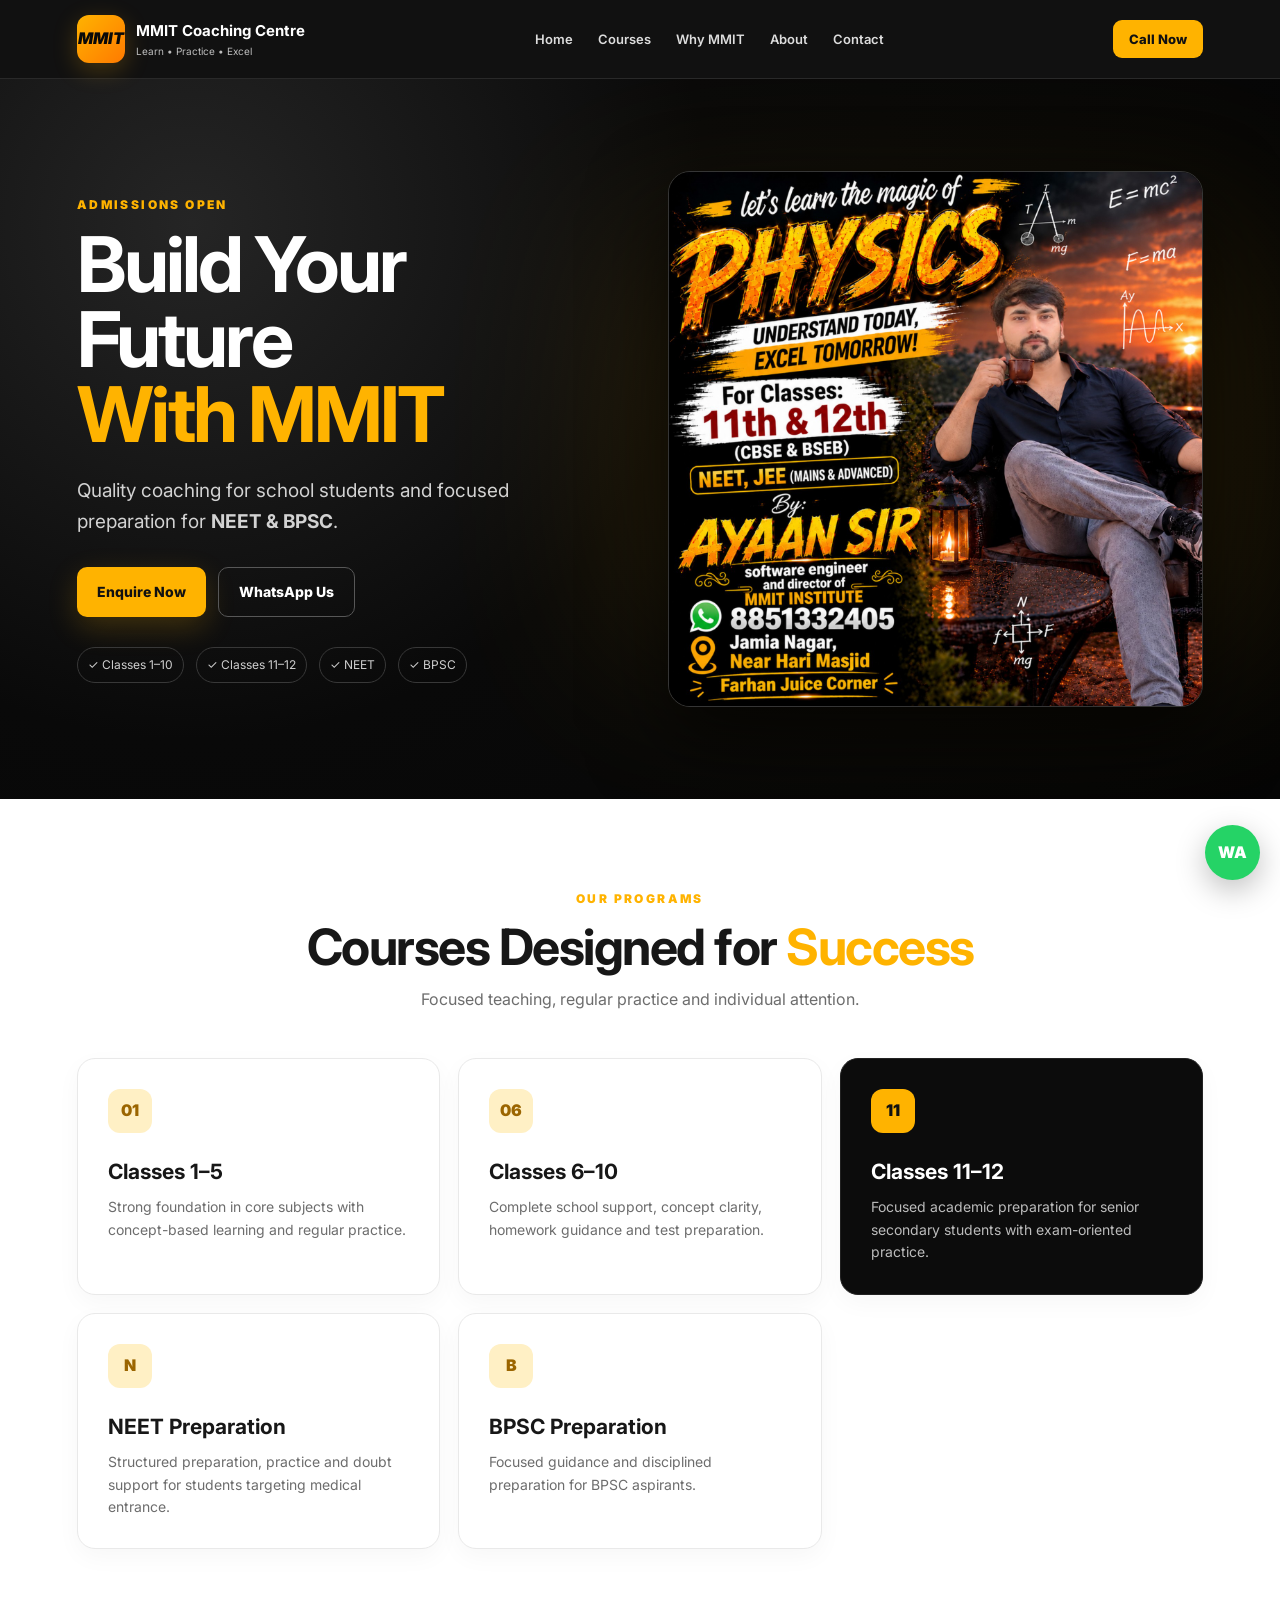
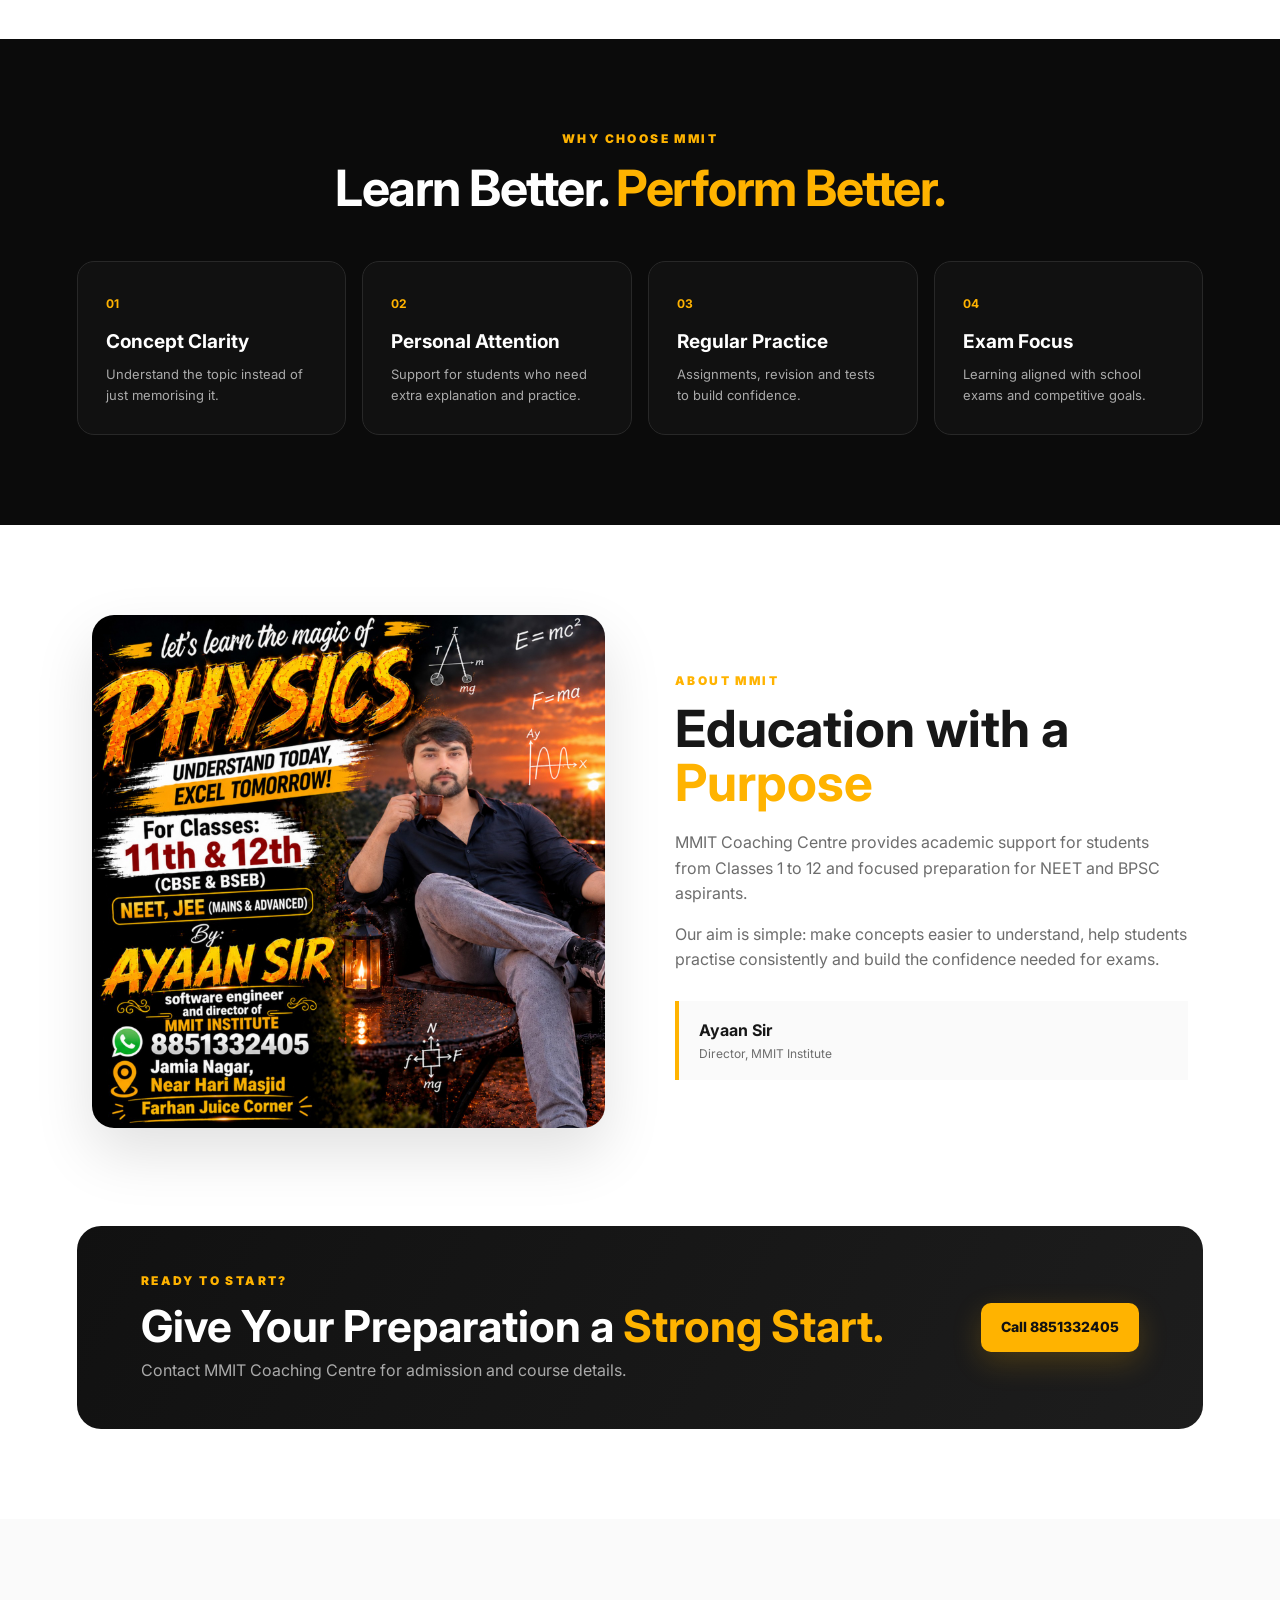
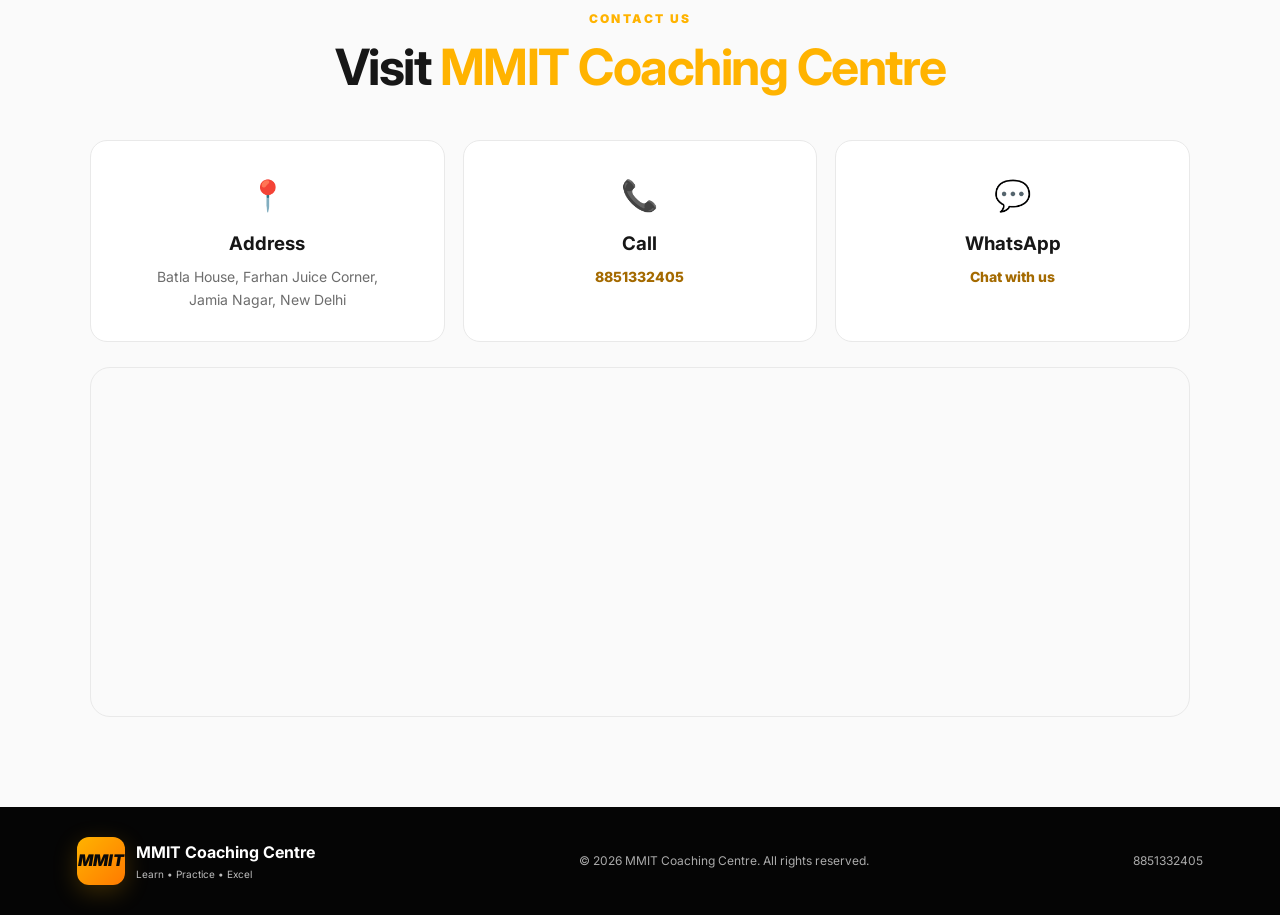
<file: index.html>
<!DOCTYPE html>
<html lang="en">
<head>
  <meta charset="UTF-8">
  <meta name="viewport" content="width=device-width, initial-scale=1.0">
  <meta name="description" content="MMIT Coaching Centre - Classes 1 to 10, Classes 11 & 12, BPSC and NEET preparation in Jamia Nagar, Batla House.">
  <title>MMIT Coaching Centre | Jamia Nagar</title>
  <link rel="stylesheet" href="style.css">
</head>
<body>
  <header class="navbar">
    <div class="brand">
      <div class="brand-mark">MMIT</div>
      <div>
        <strong>MMIT Coaching Centre</strong>
        <span>Learn • Practice • Excel</span>
      </div>
    </div>
    <nav>
      <a href="#home">Home</a>
      <a href="#courses">Courses</a>
      <a href="#why-us">Why MMIT</a>
      <a href="#about">About</a>
      <a href="#contact">Contact</a>
    </nav>
    <a class="nav-call" href="tel:+918851332405">Call Now</a>
  </header>

  <main>
    <section id="home" class="hero">
      <div class="hero-copy">
        <div class="eyebrow">ADMISSIONS OPEN</div>
        <h1>Build Your Future<br><span>With MMIT</span></h1>
        <p class="hero-sub">
          Quality coaching for school students and focused preparation for
          <b>NEET & BPSC</b>.
        </p>
        <div class="hero-buttons">
          <a class="btn primary" href="#contact">Enquire Now</a>
          <a class="btn outline" href="https://wa.me/918851332405?text=Hello%20MMIT%20Coaching%20Centre%2C%20I%20want%20to%20know%20about%20admission." target="_blank" rel="noopener">WhatsApp Us</a>
        </div>
        <div class="quick-info">
          <span>✓ Classes 1–10</span>
          <span>✓ Classes 11–12</span>
          <span>✓ NEET</span>
          <span>✓ BPSC</span>
        </div>
      </div>

      <div class="hero-poster">
        <div class="poster-glow"></div>
        <img src="mmit-poster.png" alt="MMIT Coaching Centre promotional poster">
      </div>
    </section>

    <section id="courses" class="section">
      <div class="section-heading">
        <div class="eyebrow">OUR PROGRAMS</div>
        <h2>Courses Designed for <span>Success</span></h2>
        <p>Focused teaching, regular practice and individual attention.</p>
      </div>

      <div class="course-grid">
        <article class="course-card">
          <div class="course-icon">01</div>
          <h3>Classes 1–5</h3>
          <p>Strong foundation in core subjects with concept-based learning and regular practice.</p>
        </article>
        <article class="course-card">
          <div class="course-icon">06</div>
          <h3>Classes 6–10</h3>
          <p>Complete school support, concept clarity, homework guidance and test preparation.</p>
        </article>
        <article class="course-card featured">
          <div class="course-icon">11</div>
          <h3>Classes 11–12</h3>
          <p>Focused academic preparation for senior secondary students with exam-oriented practice.</p>
        </article>
        <article class="course-card">
          <div class="course-icon">N</div>
          <h3>NEET Preparation</h3>
          <p>Structured preparation, practice and doubt support for students targeting medical entrance.</p>
        </article>
        <article class="course-card">
          <div class="course-icon">B</div>
          <h3>BPSC Preparation</h3>
          <p>Focused guidance and disciplined preparation for BPSC aspirants.</p>
        </article>
      </div>
    </section>

    <section id="why-us" class="section dark-section">
      <div class="section-heading light">
        <div class="eyebrow">WHY CHOOSE MMIT</div>
        <h2>Learn Better. <span>Perform Better.</span></h2>
      </div>
      <div class="features">
        <div class="feature"><b>01</b><h3>Concept Clarity</h3><p>Understand the topic instead of just memorising it.</p></div>
        <div class="feature"><b>02</b><h3>Personal Attention</h3><p>Support for students who need extra explanation and practice.</p></div>
        <div class="feature"><b>03</b><h3>Regular Practice</h3><p>Assignments, revision and tests to build confidence.</p></div>
        <div class="feature"><b>04</b><h3>Exam Focus</h3><p>Learning aligned with school exams and competitive goals.</p></div>
      </div>
    </section>

    <section id="about" class="section about">
      <div class="about-image">
        <img src="mmit-poster.png" alt="MMIT Coaching Centre">
      </div>
      <div class="about-copy">
        <div class="eyebrow">ABOUT MMIT</div>
        <h2>Education with a <span>Purpose</span></h2>
        <p>
          MMIT Coaching Centre provides academic support for students from
          Classes 1 to 12 and focused preparation for NEET and BPSC aspirants.
        </p>
        <p>
          Our aim is simple: make concepts easier to understand, help students
          practise consistently and build the confidence needed for exams.
        </p>
        <div class="director-box">
          <strong>Ayaan Sir</strong>
          <span>Director, MMIT Institute</span>
        </div>
      </div>
    </section>

    <section class="cta">
      <div>
        <div class="eyebrow">READY TO START?</div>
        <h2>Give Your Preparation a <span>Strong Start.</span></h2>
        <p>Contact MMIT Coaching Centre for admission and course details.</p>
      </div>
      <a class="btn primary" href="tel:+918851332405">Call 8851332405</a>
    </section>

    <section id="contact" class="section contact">
      <div class="section-heading">
        <div class="eyebrow">CONTACT US</div>
        <h2>Visit <span>MMIT Coaching Centre</span></h2>
      </div>
      <div class="contact-grid">
        <div class="contact-card">
          <div class="contact-icon">📍</div>
          <h3>Address</h3>
          <p>Batla House, Farhan Juice Corner,<br>Jamia Nagar, New Delhi</p>
        </div>
        <div class="contact-card">
          <div class="contact-icon">📞</div>
          <h3>Call</h3>
          <p><a href="tel:+918851332405">8851332405</a></p>
        </div>
        <div class="contact-card">
          <div class="contact-icon">💬</div>
          <h3>WhatsApp</h3>
          <p><a href="https://wa.me/918851332405" target="_blank" rel="noopener">Chat with us</a></p>
        </div>
      </div>
      <div class="map-box">
        <iframe
          title="MMIT Coaching Centre location"
          src="https://www.google.com/maps?q=Batla%20House%20Farhan%20Juice%20Corner%20Jamia%20Nagar%20New%20Delhi&output=embed"
          loading="lazy" referrerpolicy="no-referrer-when-downgrade"></iframe>
      </div>
    </section>
  </main>

  <footer>
    <div class="footer-brand">
      <div class="brand-mark">MMIT</div>
      <div><strong>MMIT Coaching Centre</strong><span>Learn • Practice • Excel</span></div>
    </div>
    <p>© 2026 MMIT Coaching Centre. All rights reserved.</p>
    <a href="tel:+918851332405">8851332405</a>
  </footer>

  <a class="floating-wa" href="https://wa.me/918851332405?text=Hello%20MMIT%20Coaching%20Centre%2C%20I%20want%20admission%20details." target="_blank" rel="noopener" aria-label="Chat on WhatsApp">WA</a>
</body>
</html>
</file>
<file: style.css>
@import url('https://fonts.googleapis.com/css2?family=Inter:wght@400;500;600;700;800;900&display=swap');

:root{
  --gold:#ffb300;
  --gold2:#ff7a00;
  --black:#080808;
  --dark:#111111;
  --text:#171717;
  --muted:#6d6d6d;
  --white:#fff;
  --line:#e9e9e9;
}
*{box-sizing:border-box;margin:0;padding:0}
html{scroll-behavior:smooth}
body{font-family:Inter,Arial,sans-serif;color:var(--text);background:#fff;line-height:1.6}
a{text-decoration:none;color:inherit}
.navbar{position:sticky;top:0;z-index:20;display:flex;align-items:center;justify-content:space-between;gap:24px;padding:15px 6%;background:rgba(8,8,8,.96);color:#fff;border-bottom:1px solid #292929}
.brand,.footer-brand{display:flex;align-items:center;gap:11px}
.brand-mark{width:48px;height:48px;display:grid;place-items:center;border-radius:12px;background:linear-gradient(135deg,var(--gold),var(--gold2));color:#090909;font-weight:900;font-style:italic;box-shadow:0 7px 25px rgba(255,179,0,.22)}
.brand strong,.brand span,.footer-brand strong,.footer-brand span{display:block}
.brand strong{font-size:15px}
.brand span,.footer-brand span{font-size:10px;color:#bdbdbd}
nav{display:flex;gap:25px;font-size:13px;font-weight:600}
nav a{color:#ddd}
nav a:hover{color:var(--gold)}
.nav-call{background:var(--gold);color:#111;padding:9px 16px;border-radius:9px;font-weight:800;font-size:13px}
.hero{min-height:720px;padding:70px 6%;display:grid;grid-template-columns:1fr 1fr;align-items:center;gap:55px;background:radial-gradient(circle at 15% 20%,#252525 0,#090909 42%,#050505 100%);color:#fff;overflow:hidden}
.eyebrow{font-size:12px;letter-spacing:2.4px;font-weight:900;color:var(--gold);margin-bottom:12px}
.hero h1{font-size:clamp(45px,6vw,78px);line-height:.98;letter-spacing:-3px;margin-bottom:24px}
.hero h1 span,.section-heading h2 span,.about-copy h2 span,.cta h2 span{color:var(--gold)}
.hero-sub{max-width:570px;font-size:19px;color:#d2d2d2}
.hero-buttons{display:flex;gap:12px;margin:30px 0}
.btn{display:inline-flex;justify-content:center;align-items:center;padding:13px 20px;border-radius:10px;font-weight:800;font-size:14px}
.btn.primary{background:var(--gold);color:#111;box-shadow:0 10px 30px rgba(255,179,0,.2)}
.btn.outline{border:1px solid #575757;color:#fff}
.quick-info{display:flex;flex-wrap:wrap;gap:12px;color:#cfcfcf;font-size:12px}
.quick-info span{padding:7px 10px;border:1px solid #383838;border-radius:999px}
.hero-poster{position:relative;max-width:620px;justify-self:center}
.hero-poster img{position:relative;width:100%;display:block;border-radius:22px;border:1px solid #353535;box-shadow:0 30px 80px rgba(0,0,0,.7)}
.poster-glow{position:absolute;inset:10% -10%;background:var(--gold);filter:blur(90px);opacity:.12}
.section{padding:90px 6%}
.section-heading{text-align:center;max-width:760px;margin:0 auto 45px}
.section-heading h2{font-size:clamp(32px,4vw,50px);line-height:1.1;letter-spacing:-1.5px;margin-bottom:12px}
.section-heading p{color:var(--muted)}
.course-grid{max-width:1180px;margin:auto;display:grid;grid-template-columns:repeat(3,1fr);gap:18px}
.course-card{padding:30px;border:1px solid var(--line);border-radius:18px;background:#fff;transition:.25s;box-shadow:0 8px 25px rgba(0,0,0,.035)}
.course-card:hover{transform:translateY(-5px);box-shadow:0 18px 45px rgba(0,0,0,.09);border-color:#ffd56b}
.course-card.featured{background:#0c0c0c;color:#fff;border-color:#222}
.course-icon{width:44px;height:44px;display:grid;place-items:center;border-radius:12px;background:#fff0c5;color:#9b6500;font-weight:900;margin-bottom:22px}
.featured .course-icon{background:var(--gold);color:#111}
.course-card h3{font-size:21px;margin-bottom:8px}
.course-card p{font-size:14px;color:var(--muted)}
.featured p{color:#bcbcbc}
.dark-section{background:#0b0b0b;color:#fff}
.light h2{color:#fff}
.features{max-width:1180px;margin:auto;display:grid;grid-template-columns:repeat(4,1fr);gap:16px}
.feature{padding:28px;border:1px solid #282828;border-radius:17px;background:#111}
.feature b{color:var(--gold);font-size:12px}
.feature h3{margin:12px 0 7px;font-size:19px}
.feature p{font-size:13px;color:#aaa}
.about{max-width:1250px;margin:auto;display:grid;grid-template-columns:1fr 1fr;gap:70px;align-items:center}
.about-image img{width:100%;max-height:650px;object-fit:cover;object-position:top;border-radius:22px;box-shadow:0 25px 60px rgba(0,0,0,.12)}
.about-copy h2{font-size:clamp(35px,4vw,52px);line-height:1.05;margin-bottom:20px}
.about-copy p{color:var(--muted);margin-bottom:15px}
.director-box{margin-top:28px;padding:17px 20px;border-left:4px solid var(--gold);background:#fafafa}
.director-box strong,.director-box span{display:block}
.director-box span{font-size:12px;color:var(--muted)}
.cta{margin:0 6% 90px;padding:45px 5%;border-radius:24px;background:linear-gradient(120deg,#111,#1d1d1d);color:#fff;display:flex;justify-content:space-between;align-items:center;gap:25px}
.cta h2{font-size:clamp(28px,4vw,44px);line-height:1.1;margin-bottom:8px}
.cta p{color:#aaa}
.contact{background:#fafafa}
.contact-grid{max-width:1100px;margin:auto;display:grid;grid-template-columns:repeat(3,1fr);gap:18px}
.contact-card{text-align:center;padding:30px;background:#fff;border:1px solid var(--line);border-radius:17px}
.contact-icon{font-size:30px;margin-bottom:10px}
.contact-card h3{margin-bottom:7px}
.contact-card p{font-size:14px;color:var(--muted)}
.contact-card a{color:#a46a00;font-weight:800}
.map-box{max-width:1100px;margin:25px auto 0;border-radius:20px;overflow:hidden;border:1px solid var(--line);height:350px}
.map-box iframe{width:100%;height:100%;border:0}
footer{background:#050505;color:#fff;padding:30px 6%;display:flex;align-items:center;justify-content:space-between;gap:20px}
footer p,footer>a{font-size:12px;color:#aaa}
.floating-wa{position:fixed;right:20px;bottom:20px;width:55px;height:55px;border-radius:50%;display:grid;place-items:center;background:#25d366;color:#fff;font-weight:900;box-shadow:0 10px 30px rgba(0,0,0,.25);z-index:30}
@media(max-width:900px){
  nav{display:none}
  .hero{grid-template-columns:1fr;padding-top:55px}
  .hero-poster{max-width:560px}
  .course-grid{grid-template-columns:repeat(2,1fr)}
  .features{grid-template-columns:repeat(2,1fr)}
  .about{grid-template-columns:1fr;gap:35px}
}
@media(max-width:600px){
  .navbar{padding:12px 4%}
  .nav-call{display:none}
  .hero,.section{padding-left:5%;padding-right:5%}
  .hero{min-height:auto;padding-top:45px;padding-bottom:60px;gap:35px}
  .hero h1{font-size:48px;letter-spacing:-2px}
  .hero-sub{font-size:16px}
  .hero-buttons{flex-direction:column}
  .btn{width:100%}
  .course-grid,.features,.contact-grid{grid-template-columns:1fr}
  .section{padding-top:65px;padding-bottom:65px}
  .cta{margin:0 5% 65px;padding:30px;flex-direction:column;align-items:flex-start}
  footer{flex-direction:column;align-items:flex-start}
}
</file>
